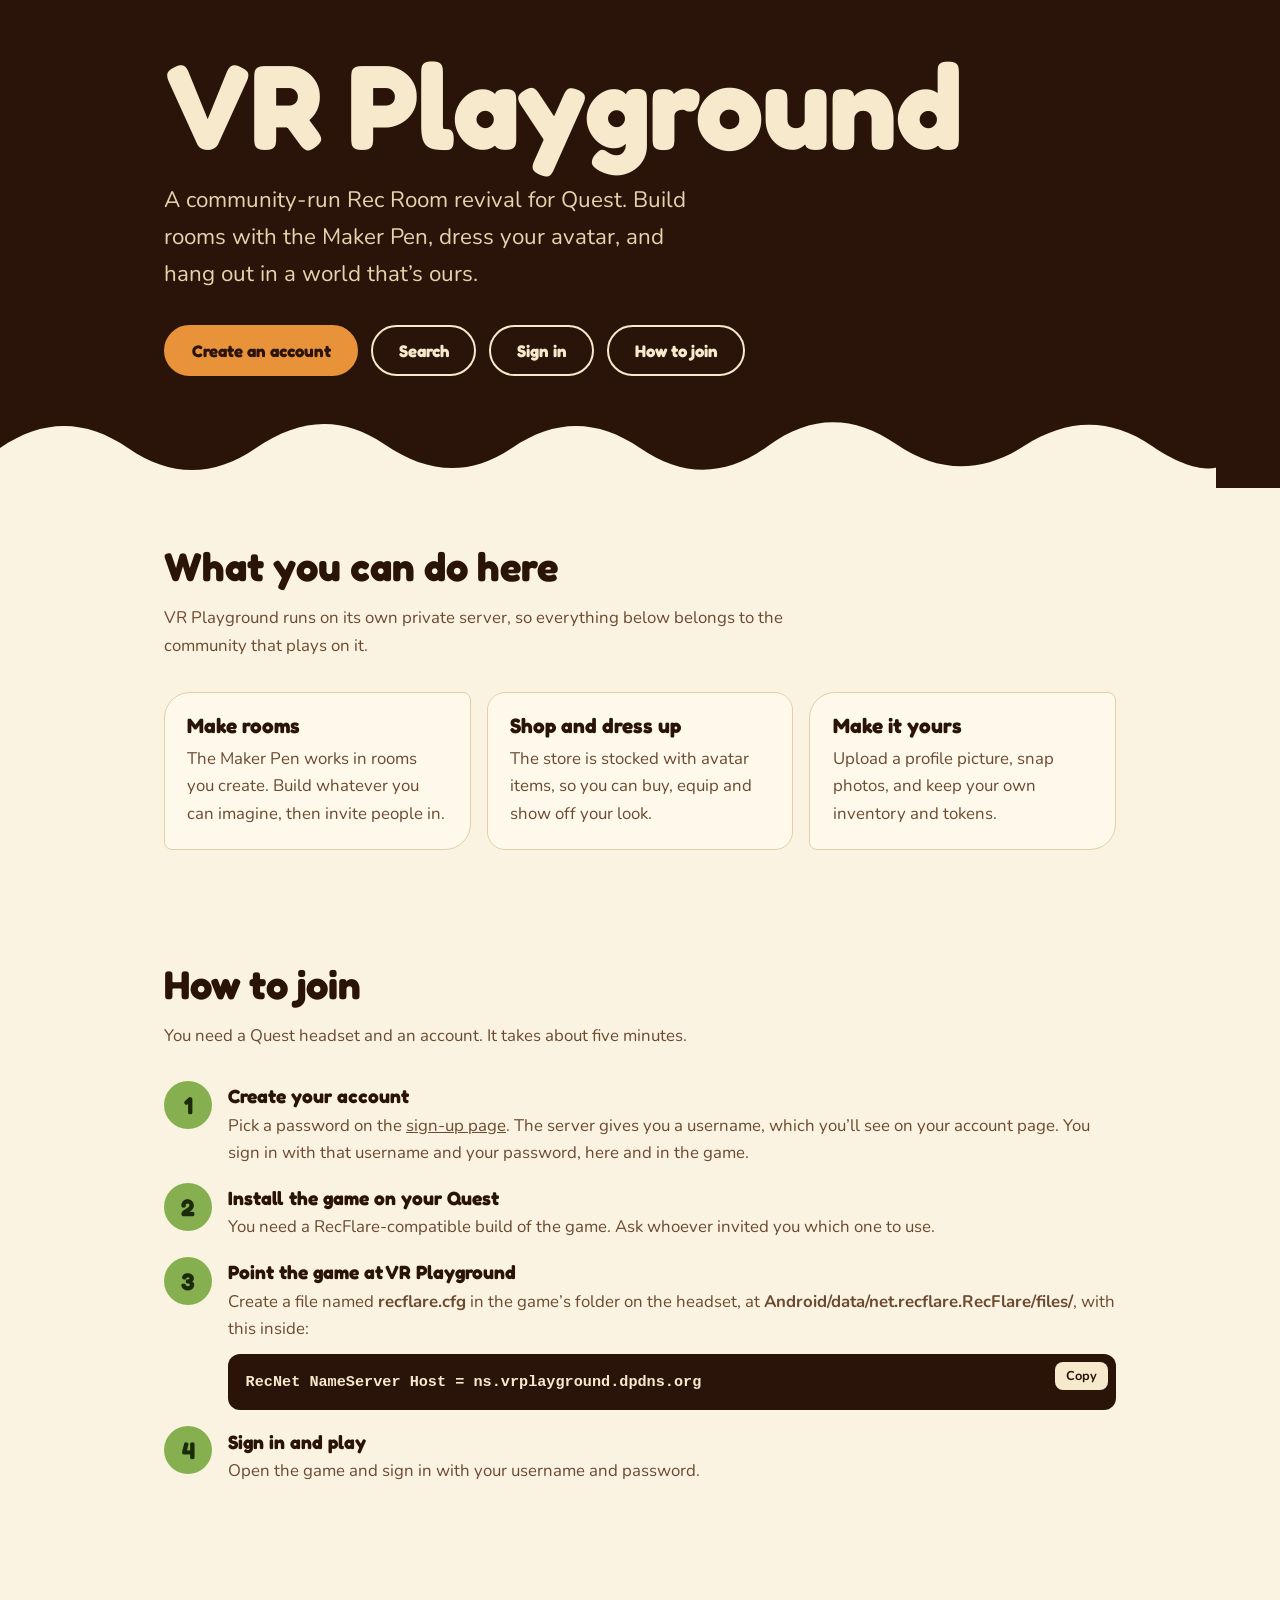
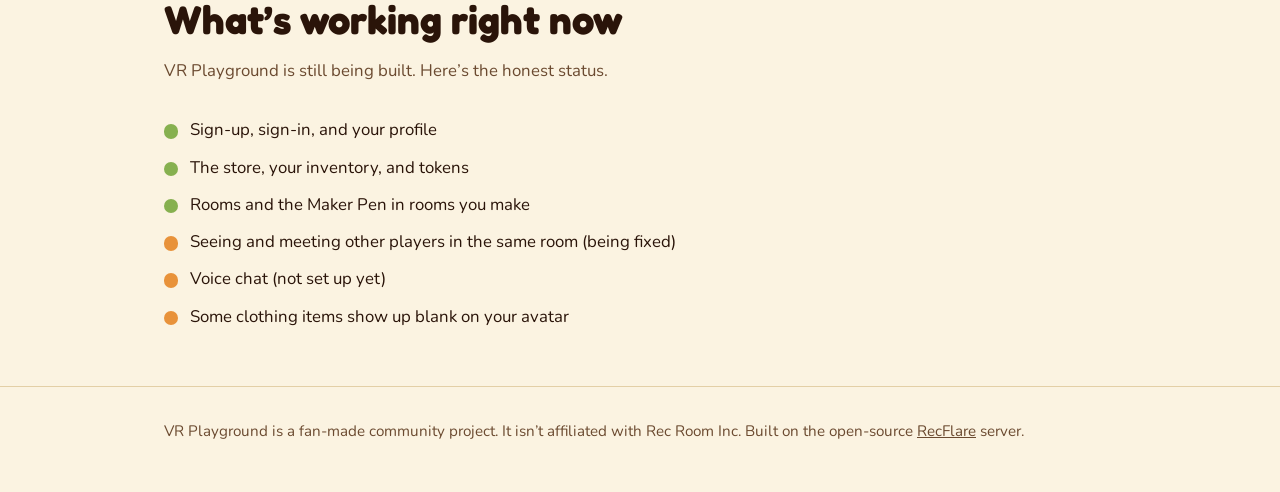
<file: apps/www/public/playground.html>
<!DOCTYPE html>
<html lang="en">
<head>
<meta charset="utf-8">
<meta name="viewport" content="width=device-width, initial-scale=1, viewport-fit=cover">
<title>VR Playground</title>
<link rel="icon" href="data:image/svg+xml,%3Csvg xmlns='http://www.w3.org/2000/svg' viewBox='0 0 100 100'%3E%3Ctext y='.9em' font-size='90'%3E🥤%3C/text%3E%3C/svg%3E">
<link rel="preconnect" href="https://fonts.googleapis.com">
<link rel="stylesheet" href="https://fonts.googleapis.com/css2?family=Fredoka:wght@500;700&family=Nunito:wght@400;600;700&display=swap">
<style>
:root{
  --brew:#2a1409; --brew-2:#3d2113; --foam:#f7e9cc; --amber:#e8923a; --avocado:#86b04f; --ink:#f7e9cc; --muted:#cdb592;
  --page:#2a1409; --card:#3d2113; --line:#5a3722; --code:#1c0d06;
  --disp:'Fredoka','Trebuchet MS',system-ui,sans-serif; --body:'Nunito',system-ui,-apple-system,'Segoe UI',sans-serif;
  color-scheme:dark;
}
@media (prefers-color-scheme:light){
  :root:not([data-theme="dark"]){--page:#fbf3e1;--card:#fff9ec;--line:#e3cfa6;--ink:#2a1409;--muted:#6b4a30;--code:#2a1409;color-scheme:light}
}
:root[data-theme="light"]{--page:#fbf3e1;--card:#fff9ec;--line:#e3cfa6;--ink:#2a1409;--muted:#6b4a30;--code:#2a1409;color-scheme:light}
*{box-sizing:border-box}
html{scroll-behavior:smooth;scroll-padding-top:env(safe-area-inset-top,0px)}
body{margin:0;background:var(--page);color:var(--ink);font:400 1.05rem/1.65 var(--body);padding-bottom:env(safe-area-inset-bottom,0px)}
a{color:inherit}
:focus-visible{outline:3px solid var(--amber);outline-offset:3px;border-radius:6px}
.wrap{max-width:62rem;margin:0 auto;padding:0 1.25rem}

/* hero: always dark root beer, foam on top of the page below */
.hero{position:relative;background:var(--brew);color:#f7e9cc;padding:calc(3rem + env(safe-area-inset-top,0px)) 0 7rem;overflow:hidden}
.hero h1{font:700 clamp(3rem,11vw,7.5rem)/.95 var(--disp);margin:0 0 1.25rem;letter-spacing:-.01em}
.hero p.lead{font-size:clamp(1.1rem,2.4vw,1.4rem);max-width:34rem;margin:0 0 2rem;color:#e6d3ad}
.btns{display:flex;flex-wrap:wrap;gap:.8rem}
.btn{display:inline-block;font:700 1.05rem var(--disp);padding:.85rem 1.6rem;border-radius:999px;text-decoration:none;border:2px solid #f7e9cc}
.btn.main{background:var(--amber);border-color:var(--amber);color:#2a1409}
.btn.main:hover{background:#f2a255}
.btn.alt{color:#f7e9cc}.btn.alt:hover{background:rgba(247,233,204,.12)}
.foam{position:absolute;left:0;right:0;bottom:-1px;width:100%;height:5.5rem;display:block}
.foam path{fill:var(--page)}
.bubbles span{position:absolute;bottom:-20px;border-radius:50%;background:rgba(247,233,204,.16);animation:rise 9s ease-in 1 forwards}
@keyframes rise{to{transform:translateY(-34rem);opacity:0}}
@media (prefers-reduced-motion:reduce){.bubbles{display:none}html{scroll-behavior:auto}}

section{padding:3.5rem 0}
h2{font:700 clamp(1.8rem,4vw,2.5rem)/1.1 var(--disp);margin:0 0 1rem}
.sub{color:var(--muted);max-width:40rem;margin:0 0 2rem}
.grid{display:grid;gap:1rem;grid-template-columns:repeat(auto-fit,minmax(15rem,1fr))}
.card{background:var(--card);border:1px solid var(--line);border-radius:18px;padding:1.3rem 1.4rem}
.card h3{font:700 1.3rem var(--disp);margin:0 0 .4rem}
.card p{margin:0;color:var(--muted)}
.card.big{border-radius:26px 8px 26px 8px}

.steps{list-style:none;margin:0;padding:0;counter-reset:s;display:grid;gap:1rem}
.steps li{counter-increment:s;display:grid;grid-template-columns:3rem 1fr;gap:1rem;align-items:start}
.steps li::before{content:counter(s);font:700 1.5rem var(--disp);width:3rem;height:3rem;border-radius:50%;background:var(--avocado);color:#1c2a0c;display:grid;place-items:center}
.steps h3{font:700 1.2rem var(--disp);margin:.2rem 0 .2rem}
.steps p{margin:0;color:var(--muted)}
.code{position:relative;background:var(--code);color:#f7e9cc;border-radius:12px;padding:1rem 1.1rem;margin:.7rem 0 0;font:600 .95rem/1.6 ui-monospace,Menlo,Consolas,monospace;overflow-x:auto}
.code button{position:absolute;top:.5rem;right:.5rem;font:700 .8rem var(--body);background:#f7e9cc;color:#2a1409;border:0;border-radius:8px;padding:.3rem .7rem;cursor:pointer}
.code pre{margin:0;padding-right:4.5rem;white-space:pre}

.status{display:grid;gap:.6rem;list-style:none;padding:0;margin:0}
.status li{display:flex;gap:.7rem;align-items:flex-start}
.dot{flex:none;width:.9rem;height:.9rem;border-radius:50%;margin-top:.5rem}
.ok{background:var(--avocado)}.wip{background:var(--amber)}
footer{border-top:1px solid var(--line);padding:2rem 0 3rem;color:var(--muted);font-size:.95rem}
</style>
</head>
<body>

<header class="hero">
  <div class="bubbles" aria-hidden="true">
    <span style="left:8%;width:14px;height:14px;animation-delay:.2s"></span>
    <span style="left:22%;width:24px;height:24px;animation-delay:1.4s"></span>
    <span style="left:47%;width:12px;height:12px;animation-delay:.8s"></span>
    <span style="left:63%;width:30px;height:30px;animation-delay:2.2s"></span>
    <span style="left:81%;width:18px;height:18px;animation-delay:1s"></span>
    <span style="left:92%;width:10px;height:10px;animation-delay:2.8s"></span>
  </div>
  <div class="wrap">
    <h1>VR Playground</h1>
    <p class="lead">A community-run Rec Room revival for Quest. Build rooms with the Maker Pen, dress your avatar, and hang out in a world that’s ours.</p>
    <div class="btns">
      <a class="btn main" href="/signup">Create an account</a>
      <a class="btn alt" href="/search">Search</a>
      <a class="btn alt" href="/login">Sign in</a>
      <a class="btn alt" href="#join">How to join</a>
    </div>
  </div>
  <svg class="foam" viewBox="0 0 1200 90" preserveAspectRatio="none" aria-hidden="true">
    <path d="M0 90V48c40-30 80-30 120 0s80 30 120 0 80-34 120-4 80 34 120 4 80-30 120 0 80 30 120-2 80-32 120-2 80 30 120 2 80-30 120 0 60 22 60 22v22z"/>
  </svg>
</header>

<main>
  <section id="what">
    <div class="wrap">
      <h2>What you can do here</h2>
      <p class="sub">VR Playground runs on its own private server, so everything below belongs to the community that plays on it.</p>
      <div class="grid">
        <div class="card big"><h3>Make rooms</h3><p>The Maker Pen works in rooms you create. Build whatever you can imagine, then invite people in.</p></div>
        <div class="card"><h3>Shop and dress up</h3><p>The store is stocked with avatar items, so you can buy, equip and show off your look.</p></div>
        <div class="card big"><h3>Make it yours</h3><p>Upload a profile picture, snap photos, and keep your own inventory and tokens.</p></div>
      </div>
    </div>
  </section>

  <section id="join">
    <div class="wrap">
      <h2>How to join</h2>
      <p class="sub">You need a Quest headset and an account. It takes about five minutes.</p>
      <ol class="steps">
        <li><div><h3>Create your account</h3><p>Pick a password on the <a href="/signup">sign-up page</a>. The server gives you a username, which you’ll see on your account page. You sign in with that username and your password, here and in the game.</p></div></li>
        <li><div><h3>Install the game on your Quest</h3><p>You need a RecFlare-compatible build of the game. Ask whoever invited you which one to use.</p></div></li>
        <li><div><h3>Point the game at VR Playground</h3><p>Create a file named <b>recflare.cfg</b> in the game’s folder on the headset, at <b>Android/data/net.recflare.RecFlare/files/</b>, with this inside:</p>
          <div class="code"><button type="button" id="copy">Copy</button><pre id="cfg">RecNet NameServer Host = ns.vrplayground.dpdns.org</pre></div></div></li>
        <li><div><h3>Sign in and play</h3><p>Open the game and sign in with your username and password.</p></div></li>
      </ol>
    </div>
  </section>

  <section id="status">
    <div class="wrap">
      <h2>What’s working right now</h2>
      <p class="sub">VR Playground is still being built. Here’s the honest status.</p>
      <ul class="status">
        <li><span class="dot ok"></span><span>Sign-up, sign-in, and your profile</span></li>
        <li><span class="dot ok"></span><span>The store, your inventory, and tokens</span></li>
        <li><span class="dot ok"></span><span>Rooms and the Maker Pen in rooms you make</span></li>
        <li><span class="dot wip"></span><span>Seeing and meeting other players in the same room (being fixed)</span></li>
        <li><span class="dot wip"></span><span>Voice chat (not set up yet)</span></li>
        <li><span class="dot wip"></span><span>Some clothing items show up blank on your avatar</span></li>
      </ul>
    </div>
  </section>
</main>

<footer>
  <div class="wrap">VR Playground is a fan-made community project. It isn’t affiliated with Rec Room Inc. Built on the open-source <a href="https://github.com/recflare/server">RecFlare</a> server.</div>
</footer>

<script>
document.getElementById('copy').addEventListener('click',function(){
  var b=this,t=document.getElementById('cfg').textContent;
  var done=function(){b.textContent='Copied';setTimeout(function(){b.textContent='Copy'},1500)};
  try{navigator.clipboard.writeText(t).then(done,function(){})}catch(e){}
});
</script>
</body>
</html>
</file>
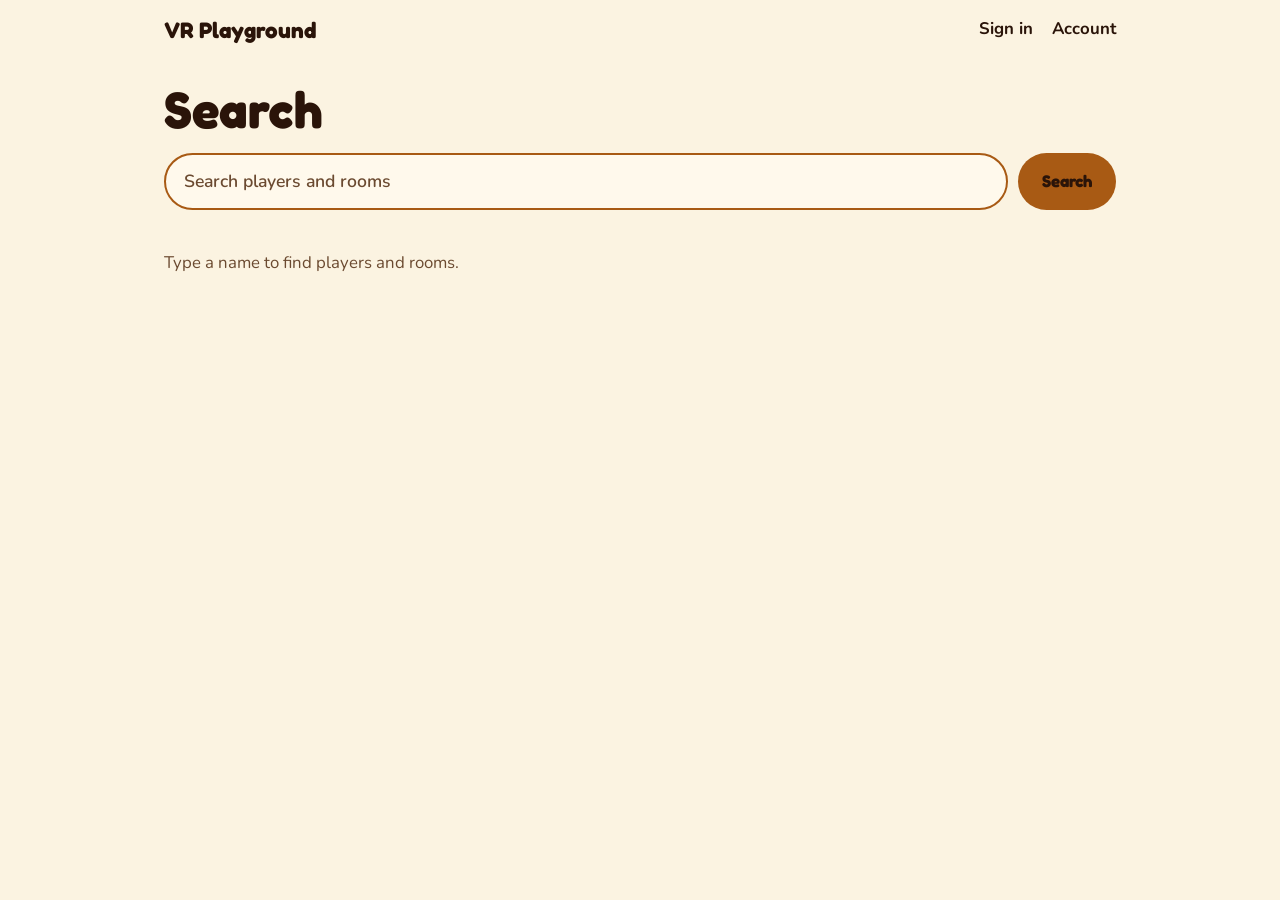
<file: apps/www/public/search.html>
<!DOCTYPE html>
<html lang="en">
<head>
<meta charset="utf-8">
<meta name="viewport" content="width=device-width, initial-scale=1, viewport-fit=cover">
<title>Search · VR Playground</title>
<link rel="icon" href="data:image/svg+xml,%3Csvg xmlns='http://www.w3.org/2000/svg' viewBox='0 0 100 100'%3E%3Ctext y='.9em' font-size='90'%3E🥤%3C/text%3E%3C/svg%3E">
<link rel="preconnect" href="https://fonts.googleapis.com">
<link rel="stylesheet" href="https://fonts.googleapis.com/css2?family=Fredoka:wght@500;700&family=Nunito:wght@400;600;700&display=swap">
<style>
:root{--page:#2a1409;--card:#3d2113;--card-hi:#4a2a18;--line:#5a3722;--ink:#f7e9cc;--muted:#cdb592;--amber:#e8923a;--avocado:#86b04f;
  --disp:'Fredoka','Trebuchet MS',system-ui,sans-serif;--body:'Nunito',system-ui,-apple-system,'Segoe UI',sans-serif;color-scheme:dark}
@media (prefers-color-scheme:light){:root{--page:#fbf3e1;--card:#fff9ec;--card-hi:#fff3d9;--line:#e3cfa6;--ink:#2a1409;--muted:#6b4a30;--amber:#a85a14;color-scheme:light}}
*{box-sizing:border-box}
body{margin:0;background:var(--page);color:var(--ink);font:400 1.05rem/1.6 var(--body);padding:env(safe-area-inset-top,0px) 0 env(safe-area-inset-bottom,0px)}
a{color:inherit;text-decoration:none}
:focus-visible{outline:3px solid var(--amber);outline-offset:3px;border-radius:8px}
.wrap{max-width:62rem;margin:0 auto;padding:0 1.25rem}
nav{display:flex;gap:1rem;align-items:center;justify-content:space-between;padding:1rem 0}
nav .brand{font:700 1.4rem var(--disp)}
nav .links{display:flex;gap:1.2rem;font-weight:700}
nav .links a:hover{color:var(--amber)}
h1{font:700 clamp(2rem,6vw,3.2rem)/1.05 var(--disp);margin:1.5rem 0 1rem}
.box{display:flex;gap:.6rem;margin-bottom:2rem}
.box input{flex:1;min-width:0;font:600 1.1rem var(--body);padding:.9rem 1.1rem;border-radius:999px;border:2px solid var(--line);background:var(--card);color:var(--ink)}
.box input::placeholder{color:var(--muted)}
.box input:focus{border-color:var(--amber);outline:none}
.box button{font:700 1.05rem var(--disp);padding:0 1.5rem;border-radius:999px;border:0;background:var(--amber);color:#2a1409;cursor:pointer}
h2{font:700 1.5rem var(--disp);margin:2rem 0 1rem;display:flex;align-items:baseline;gap:.6rem}
h2 small{font:600 .95rem var(--body);color:var(--muted)}
.grid{display:grid;gap:1rem;grid-template-columns:repeat(auto-fill,minmax(12.5rem,1fr))}
.card{display:block;background:var(--card);border:1px solid var(--line);border-radius:18px;overflow:hidden}
.card:hover{background:var(--card-hi);border-color:var(--amber)}
.pic{aspect-ratio:1/1;background:var(--card-hi);display:grid;place-items:center;font:700 3rem var(--disp);color:var(--muted);overflow:hidden}
.room .pic{aspect-ratio:16/10}
.pic img{width:100%;height:100%;object-fit:cover;display:block}
.info{padding:.8rem 1rem 1rem}
.info b{display:block;font:700 1.1rem/1.25 var(--disp);overflow-wrap:anywhere}
.info span{color:var(--muted);font-size:.92rem}
.msg{color:var(--muted);padding:.5rem 0}
.sr{position:absolute;width:1px;height:1px;overflow:hidden;clip:rect(0 0 0 0)}
</style>
</head>
<body>
<div class="wrap">
  <nav>
    <a class="brand" href="/">VR Playground</a>
    <div class="links"><a href="/login">Sign in</a><a href="/account">Account</a></div>
  </nav>
  <h1>Search</h1>
  <div class="box" role="search">
    <label class="sr" for="q">Search players and rooms</label>
    <input id="q" type="search" placeholder="Search players and rooms" autocomplete="off" autofocus>
    <button type="button" id="go">Search</button>
  </div>
  <div id="status" class="msg" aria-live="polite">Type a name to find players and rooms.</div>
  <section id="people" hidden><h2>Players <small id="pc"></small></h2><div class="grid" id="pg"></div></section>
  <section id="rooms" hidden><h2>Rooms <small id="rc"></small></h2><div class="grid" id="rg"></div></section>
</div>
<script>
(function(){
  var q=document.getElementById('q'),st=document.getElementById('status'),hosts=null,timer=null,seq=0;
  var $=function(id){return document.getElementById(id)};

  function getHosts(){
    if(hosts) return Promise.resolve(hosts);
    return fetch('/api/config').then(function(r){return r.json()}).then(function(c){hosts=c.hosts;return hosts});
  }
  function getJson(url){
    return fetch(url).then(function(r){if(!r.ok) throw new Error(r.status);return r.json()});
  }
  function img(host,path){return path?host+'/'+String(path).replace(/^\/+/,''):''}
  function pic(src,fallback){
    var d=document.createElement('div');d.className='pic';
    function letter(){d.textContent=(fallback||'?').charAt(0).toUpperCase()}
    if(!src){letter();return d}
    var i=document.createElement('img');i.alt='';i.loading='lazy';i.src=src;i.onerror=function(){i.remove();letter()};
    d.appendChild(i);return d;
  }
  function card(href,cls,picEl,title,sub){
    var a=document.createElement('a');a.href=href;a.className='card '+cls;a.appendChild(picEl);
    var i=document.createElement('div');i.className='info';
    var b=document.createElement('b');b.textContent=title;i.appendChild(b);
    if(sub){var s=document.createElement('span');s.textContent=sub;i.appendChild(s)}
    a.appendChild(i);return a;
  }
  function fill(sec,grid,count,items){
    grid.textContent='';
    sec.hidden=items.length===0;
    count.textContent=items.length?'('+items.length+')':'';
    items.forEach(function(el){grid.appendChild(el)});
  }

  function run(){
    var term=q.value.trim(),me=++seq;
    history.replaceState(null,'',term?'?q='+encodeURIComponent(term):location.pathname);
    if(!term){fill($('people'),$('pg'),$('pc'),[]);fill($('rooms'),$('rg'),$('rc'),[]);st.textContent='Type a name to find players and rooms.';return}
    st.textContent='Searching…';
    getHosts().then(function(h){
      var enc=encodeURIComponent(term);
      var people=getJson(h.accounts+'/account/search?name='+enc+'&take=20').catch(function(){return null});
      var rooms=getJson(h.rooms+'/rooms/search?query='+enc+'&take=20').then(function(j){return j.Results||[]}).catch(function(){return null});
      return Promise.all([people,rooms]).then(function(res){
        if(me!==seq) return;
        var p=res[0]||[],r=res[1]||[];
        fill($('people'),$('pg'),$('pc'),p.map(function(a){
          return card('/user/'+encodeURIComponent(a.username),'person',pic(img(h.img,a.profileImage),a.username),a.displayName||a.username,'@'+a.username);
        }));
        fill($('rooms'),$('rg'),$('rc'),r.map(function(x){
          return card('/rooms/'+x.RoomId,'room',pic(img(h.img,x.ImageName),x.Name),x.Name,'');
        }));
        if(res[0]===null&&res[1]===null) st.textContent='Search isn’t answering right now. Try again in a moment.';
        else if(!p.length&&!r.length) st.textContent='No players or rooms match “'+term+'”. Try a shorter name.';
        else st.textContent='';
      });
    }).catch(function(){if(me===seq) st.textContent='Search isn’t answering right now. Try again in a moment.'});
  }
  q.addEventListener('input',function(){clearTimeout(timer);timer=setTimeout(run,300)});
  q.addEventListener('keydown',function(e){if(e.key==='Enter'){clearTimeout(timer);run()}});
  $('go').addEventListener('click',run);
  var init=new URLSearchParams(location.search).get('q');
  if(init){q.value=init;run()}
})();
</script>
</body>
</html>
</file>
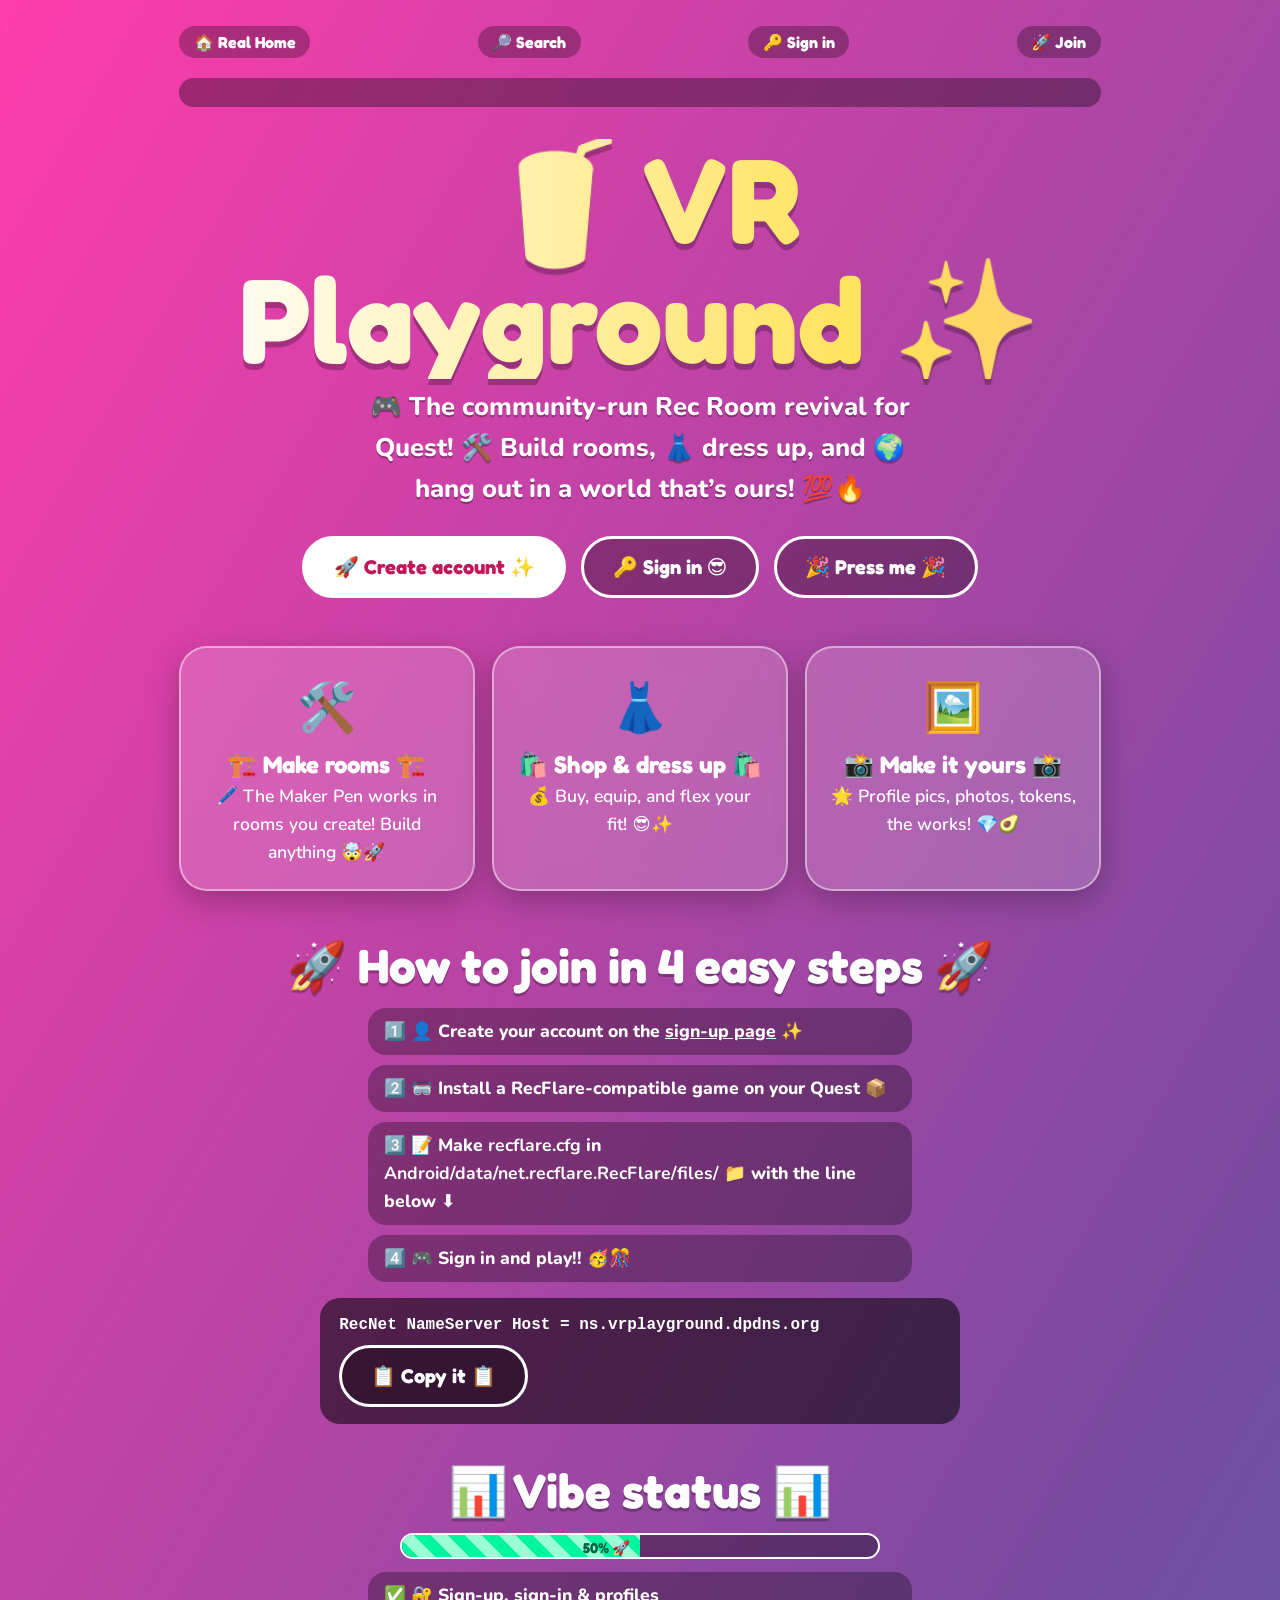
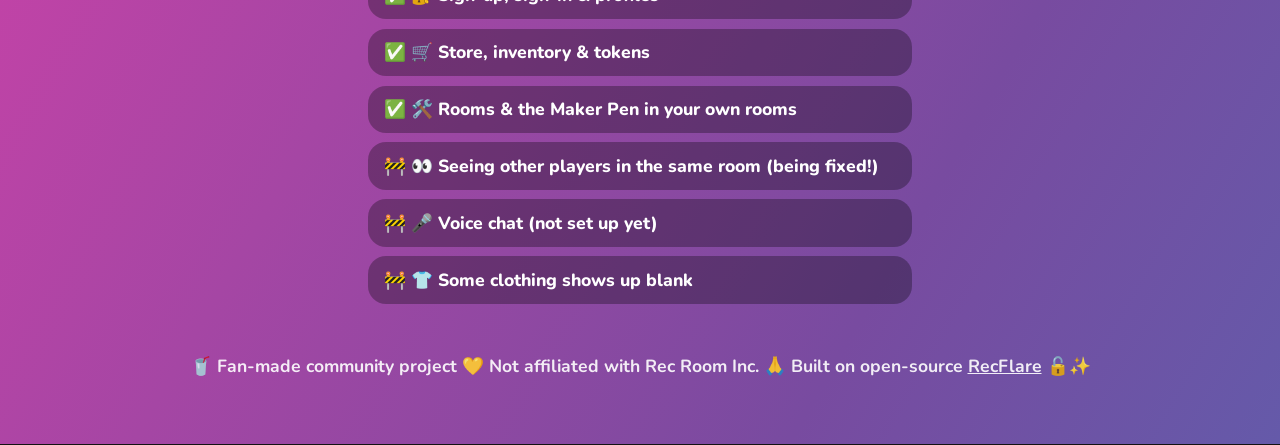
<file: apps/www/public/vibecode.html>
<!DOCTYPE html>
<html lang="en">
<head>
<meta charset="utf-8">
<meta name="viewport" content="width=device-width, initial-scale=1, viewport-fit=cover">
<title>🥤✨ VR Playground ✨🥑</title>
<link rel="icon" href="data:image/svg+xml,%3Csvg xmlns='http://www.w3.org/2000/svg' viewBox='0 0 100 100'%3E%3Ctext y='.9em' font-size='90'%3E🥤%3C/text%3E%3C/svg%3E">
<link rel="preconnect" href="https://fonts.googleapis.com">
<link rel="stylesheet" href="https://fonts.googleapis.com/css2?family=Fredoka:wght@500;700&family=Nunito:wght@600;800&display=swap">
<style>
:root{--disp:'Fredoka','Trebuchet MS',system-ui,sans-serif;--body:'Nunito',system-ui,sans-serif;color-scheme:dark}
*{box-sizing:border-box}
html{scroll-behavior:smooth}
body{margin:0;min-height:100vh;color:#fff;font:800 1.1rem/1.6 var(--body);overflow-x:hidden;cursor:crosshair;
  background:linear-gradient(120deg,#ff3cac,#784ba0,#2b86c5,#00f5a0,#ffd200,#ff3cac);background-size:400% 400%;animation:bg 14s ease infinite;
  padding:env(safe-area-inset-top,0) 0 env(safe-area-inset-bottom,0)}
@keyframes bg{0%{background-position:0 50%}50%{background-position:100% 50%}100%{background-position:0 50%}}
a{color:inherit;text-decoration:none}
:focus-visible{outline:4px solid #fff;outline-offset:4px;border-radius:12px}
.wrap{position:relative;z-index:2;max-width:60rem;margin:0 auto;padding:1rem 1.2rem 4rem;text-align:center}
.top{display:flex;justify-content:space-between;gap:.6rem;flex-wrap:wrap;padding:.6rem 0;font:700 1rem var(--disp)}
.top a{background:rgba(0,0,0,.28);padding:.4rem .9rem;border-radius:999px;backdrop-filter:blur(8px)}
.top a:hover{background:rgba(0,0,0,.5)}
.marquee{overflow:hidden;white-space:nowrap;background:rgba(0,0,0,.35);border-radius:999px;margin:.6rem 0;padding:.3rem 0;font:700 1rem var(--disp)}
.marquee div{display:inline-block;padding-left:100%;animation:mq 22s linear infinite}
@keyframes mq{to{transform:translateX(-100%)}}
h1{font:700 clamp(2.8rem,12vw,7.5rem)/1 var(--disp);margin:2rem 0 .5rem;
  background:linear-gradient(90deg,#fff,#ffe259,#ff9a9e,#a1ffce,#fff);background-size:300% 100%;-webkit-background-clip:text;background-clip:text;color:transparent;
  animation:shine 4s linear infinite;filter:drop-shadow(0 6px 0 rgba(0,0,0,.25))}
@keyframes shine{to{background-position:300% 0}}
.wob{display:inline-block;animation:wob 2.2s ease-in-out infinite}
@keyframes wob{0%,100%{transform:rotate(-8deg) scale(1)}50%{transform:rotate(8deg) scale(1.25)}}
.lead{font-size:clamp(1.1rem,3vw,1.6rem);max-width:36rem;margin:0 auto 1.6rem;text-shadow:0 2px 0 rgba(0,0,0,.3)}
.btns{display:flex;flex-wrap:wrap;gap:.9rem;justify-content:center}
.btn{font:700 1.25rem var(--disp);padding:1rem 1.8rem;border-radius:999px;border:3px solid #fff;color:#fff;background:rgba(0,0,0,.3);
  backdrop-filter:blur(6px);transition:transform .15s,background .15s;cursor:pointer;display:inline-block}
.btn.hot{background:#fff;color:#c2185b}
.btn:hover{transform:scale(1.12) rotate(-3deg)}
.btn:active{transform:scale(.94)}
.grid{display:grid;gap:1.1rem;grid-template-columns:repeat(auto-fit,minmax(15rem,1fr));margin:3rem 0}
.card{background:rgba(255,255,255,.16);border:2px solid rgba(255,255,255,.45);border-radius:28px;padding:1.4rem;backdrop-filter:blur(14px);
  box-shadow:0 10px 30px rgba(0,0,0,.25);transition:transform .2s;transform-style:preserve-3d}
.card:hover{transform:translateY(-8px) rotate(1.5deg)}
.card h3{font:700 1.5rem var(--disp);margin:.2rem 0}
.card p{margin:0;font-weight:600}
.big{font-size:3rem;display:block;animation:bob 2s ease-in-out infinite}
.card:nth-child(2) .big{animation-delay:.3s}.card:nth-child(3) .big{animation-delay:.6s}
@keyframes bob{50%{transform:translateY(-10px) scale(1.12)}}
h2{font:700 clamp(1.8rem,5vw,3rem)/1.1 var(--disp);margin:2.5rem 0 1rem;text-shadow:0 3px 0 rgba(0,0,0,.25)}
.code{position:relative;background:rgba(0,0,0,.55);border-radius:20px;padding:1.1rem 1.2rem;font:700 1rem ui-monospace,Menlo,Consolas,monospace;overflow-x:auto;text-align:left;max-width:40rem;margin:0 auto}
.code button{margin-top:.7rem;display:block}
.status{list-style:none;padding:0;margin:0 auto;max-width:34rem;text-align:left;display:grid;gap:.6rem}
.status li{background:rgba(0,0,0,.3);border-radius:18px;padding:.6rem 1rem}
.meter{background:rgba(0,0,0,.35);border-radius:999px;height:1.6rem;max-width:30rem;margin:.8rem auto;overflow:hidden;border:2px solid #fff}
.meter i{display:block;height:100%;width:0;background:repeating-linear-gradient(45deg,#00f5a0,#00f5a0 12px,#9bffd6 12px,#9bffd6 24px);transition:width 1.6s cubic-bezier(.2,1.4,.4,1);font:700 .9rem/1.6rem var(--disp);text-align:right;padding-right:.6rem;color:#064}
footer{font-weight:700;opacity:.9;margin-top:3rem}
.fl{position:fixed;z-index:1;pointer-events:none;font-size:2rem;opacity:.75;animation:fl linear infinite}
@keyframes fl{0%{transform:translateY(110vh) rotate(0)}100%{transform:translateY(-20vh) rotate(360deg)}}
.p{position:fixed;z-index:9;pointer-events:none;font-size:1.5rem;user-select:none}
@media (prefers-reduced-motion:reduce){body,h1,.wob,.big,.marquee div,.fl{animation:none}.fl{display:none}}
</style>
</head>
<body>
<div class="wrap">
  <div class="top"><a href="/">🏠 Real Home</a><a href="/search">🔎 Search</a><a href="/login">🔑 Sign in</a><a href="/signup">🚀 Join</a></div>
  <div class="marquee" aria-hidden="true"><div>🥤 ROOT BEER POWERED 🥤 🥑 AVOCADO CERTIFIED 🥑 🎮 100% VIBES 🎮 ✨ NOW WITH SPARKLES ✨ 🔥 NO CAP 🔥 🚗 AVOCADO CAR COMING SOON 🚗</div></div>

  <h1>🥤 VR Playground <span class="wob">✨</span></h1>
  <p class="lead">🎮 The community-run Rec Room revival for Quest! 🛠️ Build rooms, 👗 dress up, and 🌍 hang out in a world that’s ours! 💯🔥</p>
  <div class="btns">
    <a class="btn hot" href="/signup">🚀 Create account ✨</a>
    <a class="btn" href="/login">🔑 Sign in 😎</a>
    <button class="btn" id="boom" type="button">🎉 Press me 🎉</button>
  </div>

  <div class="grid">
    <div class="card"><span class="big">🛠️</span><h3>🏗️ Make rooms 🏗️</h3><p>🖊️ The Maker Pen works in rooms you create! Build anything 🤯🚀</p></div>
    <div class="card"><span class="big">👗</span><h3>🛍️ Shop &amp; dress up 🛍️</h3><p>💰 Buy, equip, and flex your fit! 😎✨</p></div>
    <div class="card"><span class="big">🖼️</span><h3>📸 Make it yours 📸</h3><p>🌟 Profile pics, photos, tokens, the works! 💎🥑</p></div>
  </div>

  <h2>🚀 How to join in 4 easy steps 🚀</h2>
  <ul class="status">
    <li>1️⃣ 👤 Create your account on the <a href="/signup"><u>sign-up page</u></a> ✨</li>
    <li>2️⃣ 🥽 Install a RecFlare-compatible game on your Quest 📦</li>
    <li>3️⃣ 📝 Make <b>recflare.cfg</b> in <b>Android/data/net.recflare.RecFlare/files/</b> 📁 with the line below ⬇️</li>
    <li>4️⃣ 🎮 Sign in and play!! 🥳🎊</li>
  </ul>
  <div class="code" style="margin-top:1rem"><span id="cfg">RecNet NameServer Host = ns.vrplayground.dpdns.org</span><button class="btn" id="copy" type="button">📋 Copy it 📋</button></div>

  <h2>📊 Vibe status 📊</h2>
  <div class="meter" aria-label="Progress"><i id="bar">0%</i></div>
  <ul class="status">
    <li>✅ 🔐 Sign-up, sign-in &amp; profiles</li>
    <li>✅ 🛒 Store, inventory &amp; tokens</li>
    <li>✅ 🛠️ Rooms &amp; the Maker Pen in your own rooms</li>
    <li>🚧 👀 Seeing other players in the same room (being fixed!)</li>
    <li>🚧 🎤 Voice chat (not set up yet)</li>
    <li>🚧 👕 Some clothing shows up blank</li>
  </ul>

  <footer>🥤 Fan-made community project 💛 Not affiliated with Rec Room Inc. 🙏 Built on open-source <a href="https://github.com/recflare/server"><u>RecFlare</u></a> 🔓✨</footer>
</div>

<script>
(function(){
  var reduce=matchMedia('(prefers-reduced-motion:reduce)').matches;
  var E=['✨','🥤','🥑','🔥','💖','⭐','🎉','💎','🚀','🌈','🍔','😎','🎮'];
  var pick=function(a){return a[Math.floor(Math.random()*a.length)]};

  // floating background emojis
  if(!reduce){for(var i=0;i<16;i++){var f=document.createElement('div');f.className='fl';f.textContent=pick(E);
    f.style.left=Math.random()*100+'vw';f.style.animationDuration=(9+Math.random()*14)+'s';f.style.animationDelay=(-Math.random()*20)+'s';
    f.style.fontSize=(1.2+Math.random()*2.2)+'rem';f.setAttribute('aria-hidden','true');document.body.appendChild(f)}}

  function spawn(x,y,dx,dy,life,size){
    var p=document.createElement('span');p.className='p';p.textContent=pick(E);p.setAttribute('aria-hidden','true');
    p.style.left=x+'px';p.style.top=y+'px';p.style.fontSize=size+'rem';document.body.appendChild(p);
    var a=p.animate([{transform:'translate(-50%,-50%) scale(1) rotate(0)',opacity:1},
      {transform:'translate(calc(-50% + '+dx+'px),calc(-50% + '+dy+'px)) scale(.2) rotate('+(Math.random()*540-270)+'deg)',opacity:0}],
      {duration:life,easing:'cubic-bezier(.2,.8,.4,1)'});
    a.onfinish=function(){p.remove()};
  }
  function burst(x,y,n){if(reduce)return;for(var i=0;i<n;i++){var ang=Math.random()*6.283,d=60+Math.random()*140;
    spawn(x,y,Math.cos(ang)*d,Math.sin(ang)*d,700+Math.random()*500,1+Math.random()*1.4)}}

  // mouse trail
  var last=0;
  addEventListener('pointermove',function(e){if(reduce)return;var t=Date.now();if(t-last<45)return;last=t;
    spawn(e.clientX,e.clientY,(Math.random()-.5)*60,30+Math.random()*50,800,1+Math.random())});
  // click bursts
  addEventListener('pointerdown',function(e){burst(e.clientX,e.clientY,14)});
  document.getElementById('boom').addEventListener('click',function(){
    if(reduce)return;for(var i=0;i<60;i++)setTimeout(function(){burst(Math.random()*innerWidth,Math.random()*innerHeight*.8,6)},i*25)});

  // copy button
  document.getElementById('copy').addEventListener('click',function(){
    var b=this,t=document.getElementById('cfg').textContent;
    try{navigator.clipboard.writeText(t).then(function(){b.textContent='✅ Copied!! 🎉';setTimeout(function(){b.textContent='📋 Copy it 📋'},1600)})}catch(e){}
  });

  // progress bar: 3 of 6 working
  setTimeout(function(){var bar=document.getElementById('bar');bar.style.width='50%';bar.textContent='50% 🚀'},400);
})();
</script>
</body>
</html>
</file>
